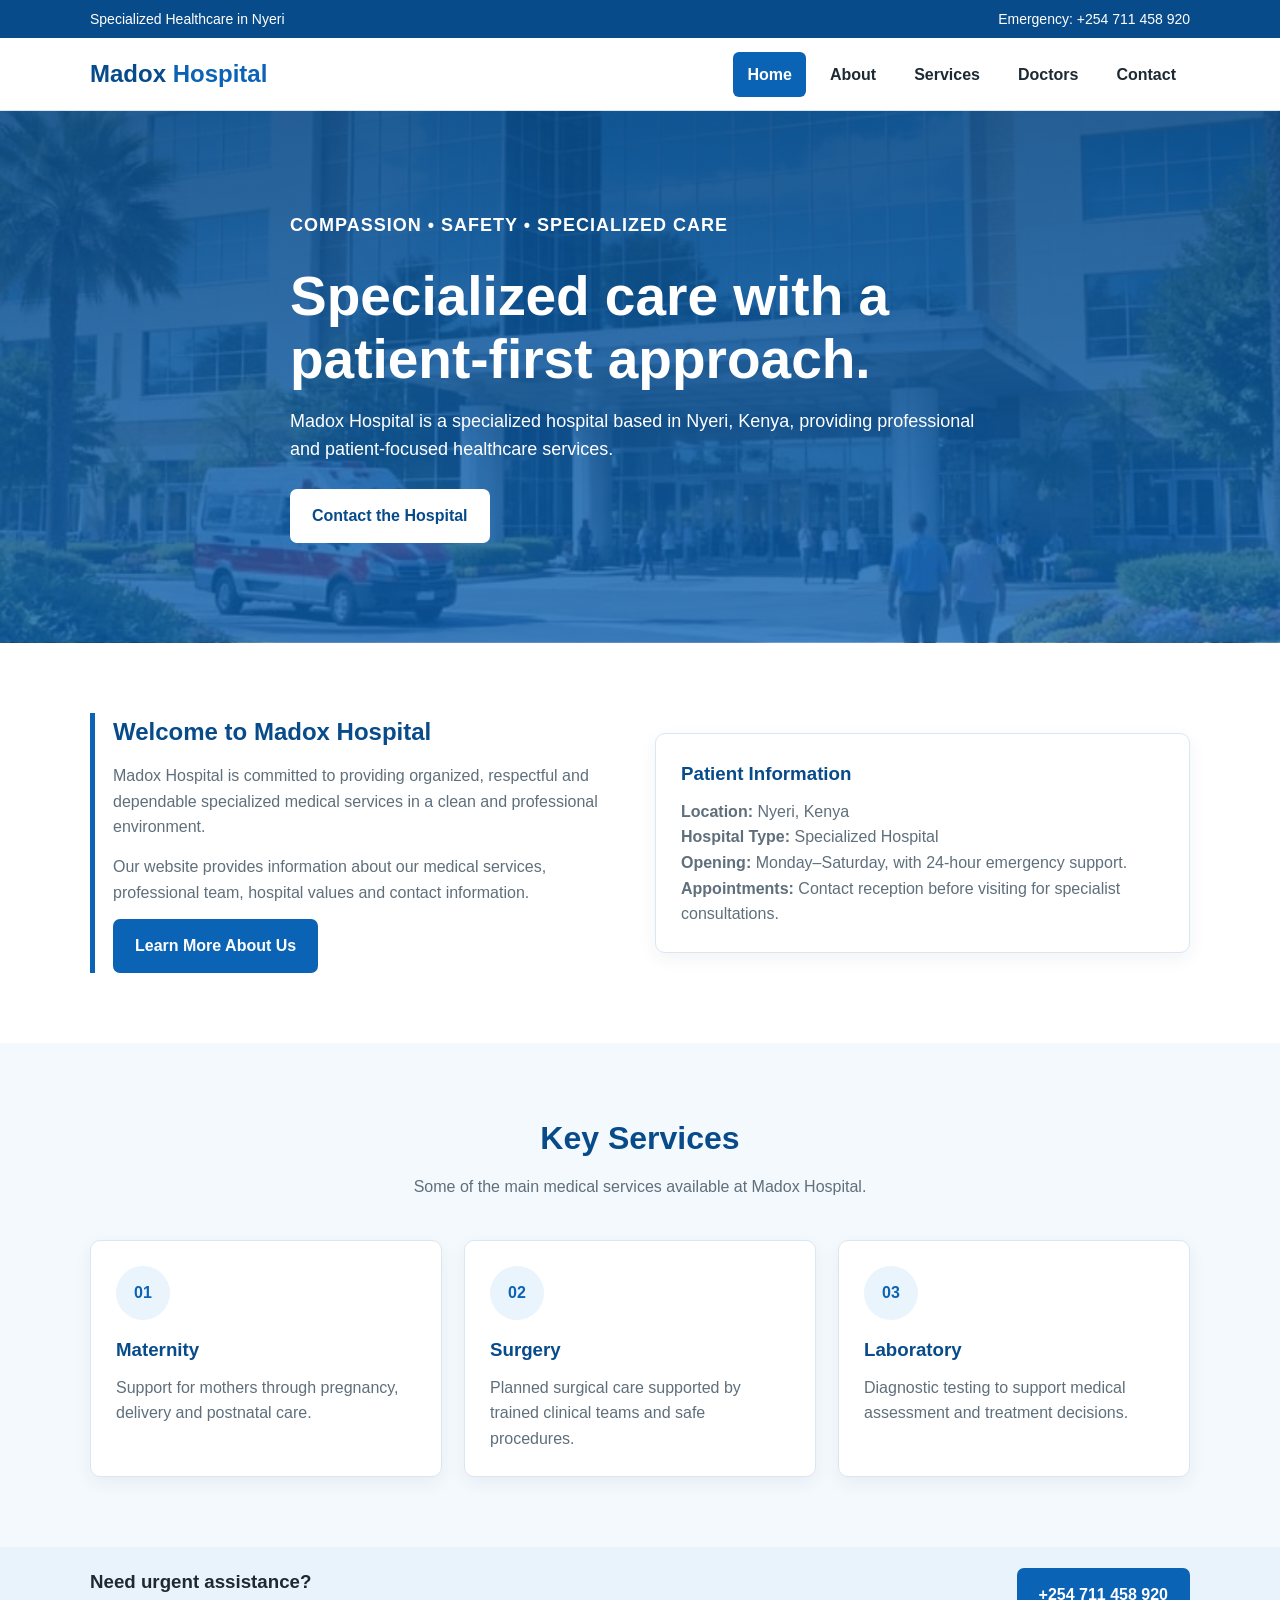
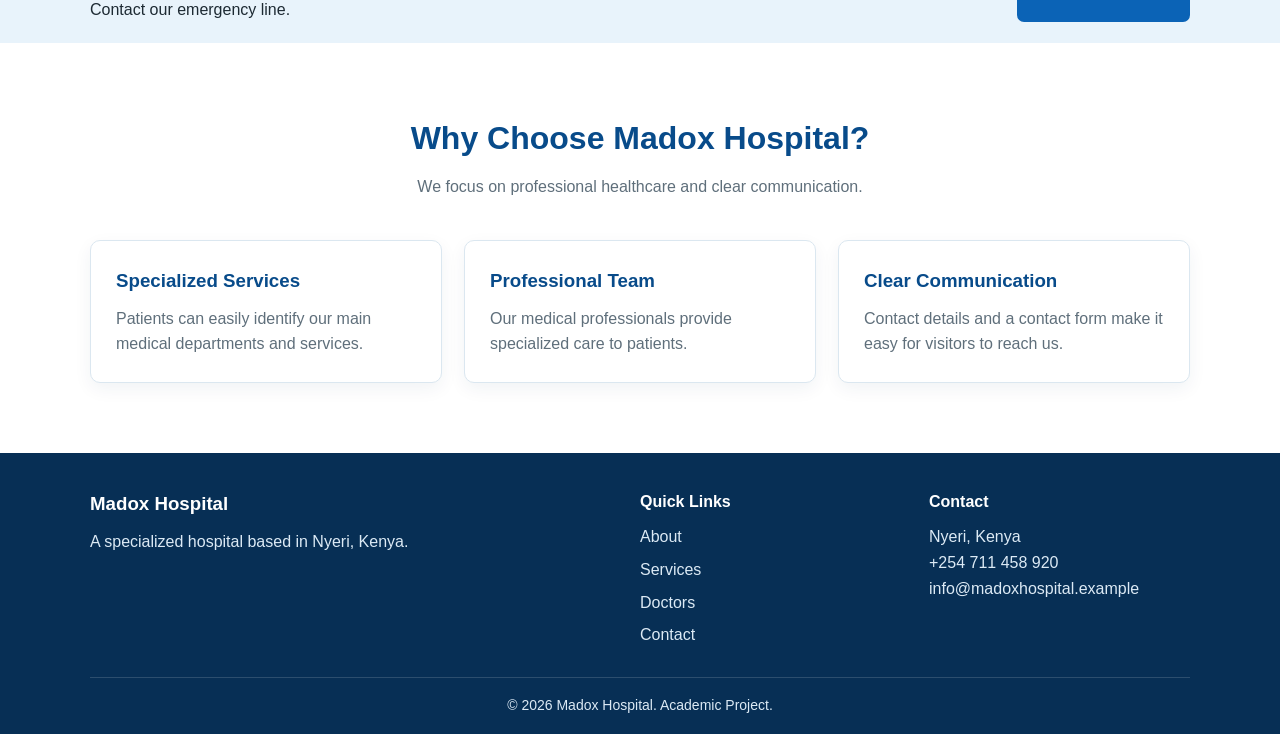
<file: index.html>
<!DOCTYPE html>
<html lang="en">
<head>
    <meta charset="UTF-8">
    <meta name="viewport" content="width=device-width, initial-scale=1.0">

    <title>Madox Hospital | Home</title>

    <!-- External CSS -->
    <link rel="stylesheet" href="CSS/style.css">

    <!-- Internal CSS -->
    <style>
        .welcome-highlight {
            border-left: 5px solid #0b63b6;
            padding-left: 18px;
        }
    </style>
</head>

<body>

    <!-- Top information bar -->
    <div class="topbar">
        <div class="container">
            <span>Specialized Healthcare in Nyeri</span>
            <span>Emergency: +254 711 458 920</span>
        </div>
    </div>

    <!-- Navigation -->
    <header>
        <div class="container navbar">

            <a class="brand" href="index.html">
                Madox <span>Hospital</span>
            </a>

            <nav>
                <ul>
                    <li><a class="active" href="index.html">Home</a></li>
                    <li><a href="about.html">About</a></li>
                    <li><a href="services.html">Services</a></li>
                    <li><a href="doctors.html">Doctors</a></li>
                    <li><a href="contact.html">Contact</a></li>
                </ul>
            </nav>

        </div>
    </header>

    <!-- Hero section -->
    <section class="hero">

        <div class="container hero-content">

            <!-- INLINE CSS -->
            <p style="font-weight: 700; letter-spacing: 1px;">
                COMPASSION • SAFETY • SPECIALIZED CARE
            </p>

            <h1>
                Specialized care with a patient-first approach.
            </h1>

            <p>
                Madox Hospital is a specialized hospital based in
                Nyeri, Kenya, providing professional and patient-focused
                healthcare services.
            </p>

            <a class="btn" href="contact.html">
                Contact the Hospital
            </a>

        </div>

    </section>

    <!-- Welcome section -->
    <section class="section">

        <div class="container grid-2">

            <div class="content-block welcome-highlight">

                <h2>Welcome to Madox Hospital</h2>

                <p>
                    Madox Hospital is committed to providing organized,
                    respectful and dependable specialized medical services
                    in a clean and professional environment.
                </p>

                <p>
                    Our website provides information about our medical
                    services, professional team, hospital values and
                    contact information.
                </p>

                <a class="btn btn-primary" href="about.html">
                    Learn More About Us
                </a>

            </div>

            <div class="card">

                <h3>Patient Information</h3>

                <p>
                    <strong>Location:</strong> Nyeri, Kenya
                </p>

                <p>
                    <strong>Hospital Type:</strong> Specialized Hospital
                </p>

                <p>
                    <strong>Opening:</strong>
                    Monday–Saturday, with 24-hour emergency support.
                </p>

                <p>
                    <strong>Appointments:</strong>
                    Contact reception before visiting for specialist
                    consultations.
                </p>

            </div>

        </div>

    </section>

    <!-- Services section -->
    <section class="section section-light">

        <div class="container">

            <div class="section-title">

                <h2>Key Services</h2>

                <p>
                    Some of the main medical services available at
                    Madox Hospital.
                </p>

            </div>

            <div class="grid-3">

                <article class="card">

                    <div class="icon-box">01</div>

                    <h3>Maternity</h3>

                    <p>
                        Support for mothers through pregnancy,
                        delivery and postnatal care.
                    </p>

                </article>

                <article class="card">

                    <div class="icon-box">02</div>

                    <h3>Surgery</h3>

                    <p>
                        Planned surgical care supported by trained
                        clinical teams and safe procedures.
                    </p>

                </article>

                <article class="card">

                    <div class="icon-box">03</div>

                    <h3>Laboratory</h3>

                    <p>
                        Diagnostic testing to support medical
                        assessment and treatment decisions.
                    </p>

                </article>

            </div>

        </div>

    </section>

    <!-- Emergency section -->
    <section class="emergency-strip">

        <div class="container">

            <div>
                <h3>Need urgent assistance?</h3>

                <p>
                    Contact our emergency line.
                </p>
            </div>

            <a class="btn btn-primary" href="tel:+254711458920">
                +254 711 458 920
            </a>

        </div>

    </section>

    <!-- Why choose us -->
    <section class="section">

        <div class="container">

            <div class="section-title">

                <h2>Why Choose Madox Hospital?</h2>

                <p>
                    We focus on professional healthcare and
                    clear communication.
                </p>

            </div>

            <div class="grid-3">

                <div class="card">

                    <h3>Specialized Services</h3>

                    <p>
                        Patients can easily identify our main
                        medical departments and services.
                    </p>

                </div>

                <div class="card">

                    <h3>Professional Team</h3>

                    <p>
                        Our medical professionals provide
                        specialized care to patients.
                    </p>

                </div>

                <div class="card">

                    <h3>Clear Communication</h3>

                    <p>
                        Contact details and a contact form make
                        it easy for visitors to reach us.
                    </p>

                </div>

            </div>

        </div>

    </section>

    <!-- Footer -->
    <footer>

        <div class="container">

            <div class="footer-grid">

                <div>

                    <h3>Madox Hospital</h3>

                    <p>
                        A specialized hospital based in Nyeri,
                        Kenya.
                    </p>

                </div>

                <div>

                    <h4>Quick Links</h4>

                    <ul>

                        <li>
                            <a href="about.html">About</a>
                        </li>

                        <li>
                            <a href="services.html">Services</a>
                        </li>

                        <li>
                            <a href="doctors.html">Doctors</a>
                        </li>

                        <li>
                            <a href="contact.html">Contact</a>
                        </li>

                    </ul>

                </div>

                <div>

                    <h4>Contact</h4>

                    <p>Nyeri, Kenya</p>

                    <p>+254 711 458 920</p>

                    <p>info@madoxhospital.example</p>

                </div>

            </div>

            <div class="copyright">

                &copy; 2026 Madox Hospital. Academic Project.

            </div>

        </div>

    </footer>

</body>
</html>
</file>
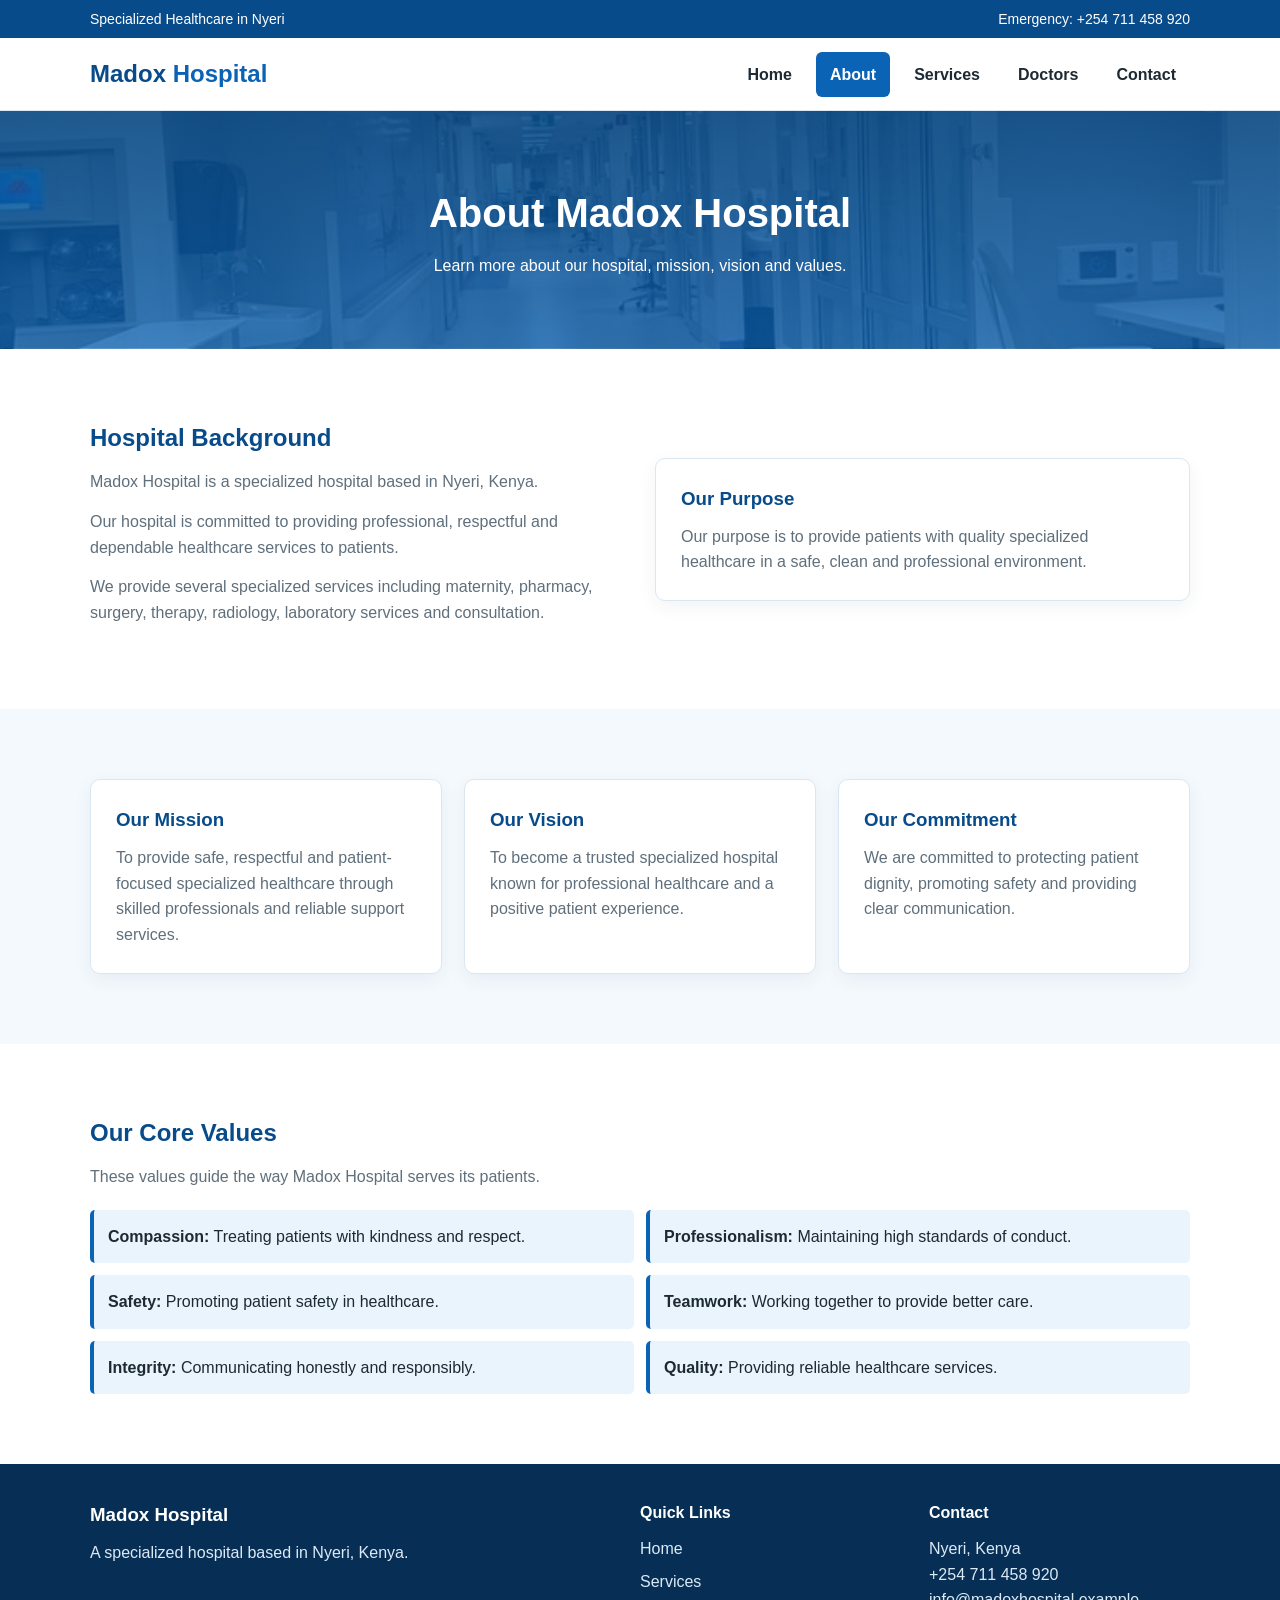
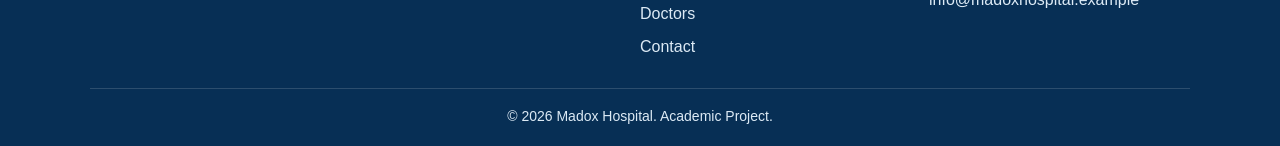
<file: about.html>
<!DOCTYPE html>
<html lang="en">
<head>
    <meta charset="UTF-8">
    <meta name="viewport" content="width=device-width, initial-scale=1.0">

    <title>Madox Hospital | About</title>

    <!-- External CSS -->
    <link rel="stylesheet" href="CSS/style.css">
</head>

<body>

    <!-- Top Bar -->
    <div class="topbar">
        <div class="container">
            <span>Specialized Healthcare in Nyeri</span>
            <span>Emergency: +254 711 458 920</span>
        </div>
    </div>

    <!-- Navigation -->
    <header>
        <div class="container navbar">

            <a class="brand" href="index.html">
                Madox <span>Hospital</span>
            </a>

            <nav>
                <ul>
                    <li><a href="index.html">Home</a></li>
                    <li><a class="active" href="about.html">About</a></li>
                    <li><a href="services.html">Services</a></li>
                    <li><a href="doctors.html">Doctors</a></li>
                    <li><a href="contact.html">Contact</a></li>
                </ul>
            </nav>

        </div>
    </header>

    <!-- Page Banner -->
    <section class="page-banner">

        <div class="container">

            <h1>About Madox Hospital</h1>

            <p>
                Learn more about our hospital, mission,
                vision and values.
            </p>

        </div>

    </section>

    <!-- Background -->
    <section class="section">

        <div class="container grid-2">

            <div class="content-block">

                <h2>Hospital Background</h2>

                <p>
                    Madox Hospital is a specialized hospital
                    based in Nyeri, Kenya.
                </p>

                <p>
                    Our hospital is committed to providing
                    professional, respectful and dependable
                    healthcare services to patients.
                </p>

                <p>
                    We provide several specialized services
                    including maternity, pharmacy, surgery,
                    therapy, radiology, laboratory services
                    and consultation.
                </p>

            </div>

            <div class="card">

                <h3>Our Purpose</h3>

                <p>
                    Our purpose is to provide patients with
                    quality specialized healthcare in a safe,
                    clean and professional environment.
                </p>

            </div>

        </div>

    </section>

    <!-- Mission Vision -->
    <section class="section section-light">

        <div class="container">

            <div class="grid-3">

                <div class="card">

                    <h3>Our Mission</h3>

                    <p>
                        To provide safe, respectful and
                        patient-focused specialized healthcare
                        through skilled professionals and
                        reliable support services.
                    </p>

                </div>

                <div class="card">

                    <h3>Our Vision</h3>

                    <p>
                        To become a trusted specialized
                        hospital known for professional
                        healthcare and a positive patient
                        experience.
                    </p>

                </div>

                <div class="card">

                    <h3>Our Commitment</h3>

                    <p>
                        We are committed to protecting patient
                        dignity, promoting safety and providing
                        clear communication.
                    </p>

                </div>

            </div>

        </div>

    </section>

    <!-- Values -->
    <section class="section">

        <div class="container content-block">

            <h2>Our Core Values</h2>

            <p>
                These values guide the way Madox Hospital
                serves its patients.
            </p>

            <ul class="values-list">

                <li>
                    <strong>Compassion:</strong>
                    Treating patients with kindness and respect.
                </li>

                <li>
                    <strong>Professionalism:</strong>
                    Maintaining high standards of conduct.
                </li>

                <li>
                    <strong>Safety:</strong>
                    Promoting patient safety in healthcare.
                </li>

                <li>
                    <strong>Teamwork:</strong>
                    Working together to provide better care.
                </li>

                <li>
                    <strong>Integrity:</strong>
                    Communicating honestly and responsibly.
                </li>

                <li>
                    <strong>Quality:</strong>
                    Providing reliable healthcare services.
                </li>

            </ul>

        </div>

    </section>

    <!-- Footer -->
    <footer>

        <div class="container">

            <div class="footer-grid">

                <div>

                    <h3>Madox Hospital</h3>

                    <p>
                        A specialized hospital based in
                        Nyeri, Kenya.
                    </p>

                </div>

                <div>

                    <h4>Quick Links</h4>

                    <ul>

                        <li>
                            <a href="index.html">Home</a>
                        </li>

                        <li>
                            <a href="services.html">Services</a>
                        </li>

                        <li>
                            <a href="doctors.html">Doctors</a>
                        </li>

                        <li>
                            <a href="contact.html">Contact</a>
                        </li>

                    </ul>

                </div>

                <div>

                    <h4>Contact</h4>

                    <p>Nyeri, Kenya</p>

                    <p>+254 711 458 920</p>

                    <p>info@madoxhospital.example</p>

                </div>

            </div>

            <div class="copyright">
                &copy; 2026 Madox Hospital. Academic Project.
            </div>

        </div>

    </footer>

</body>
</html>
</file>
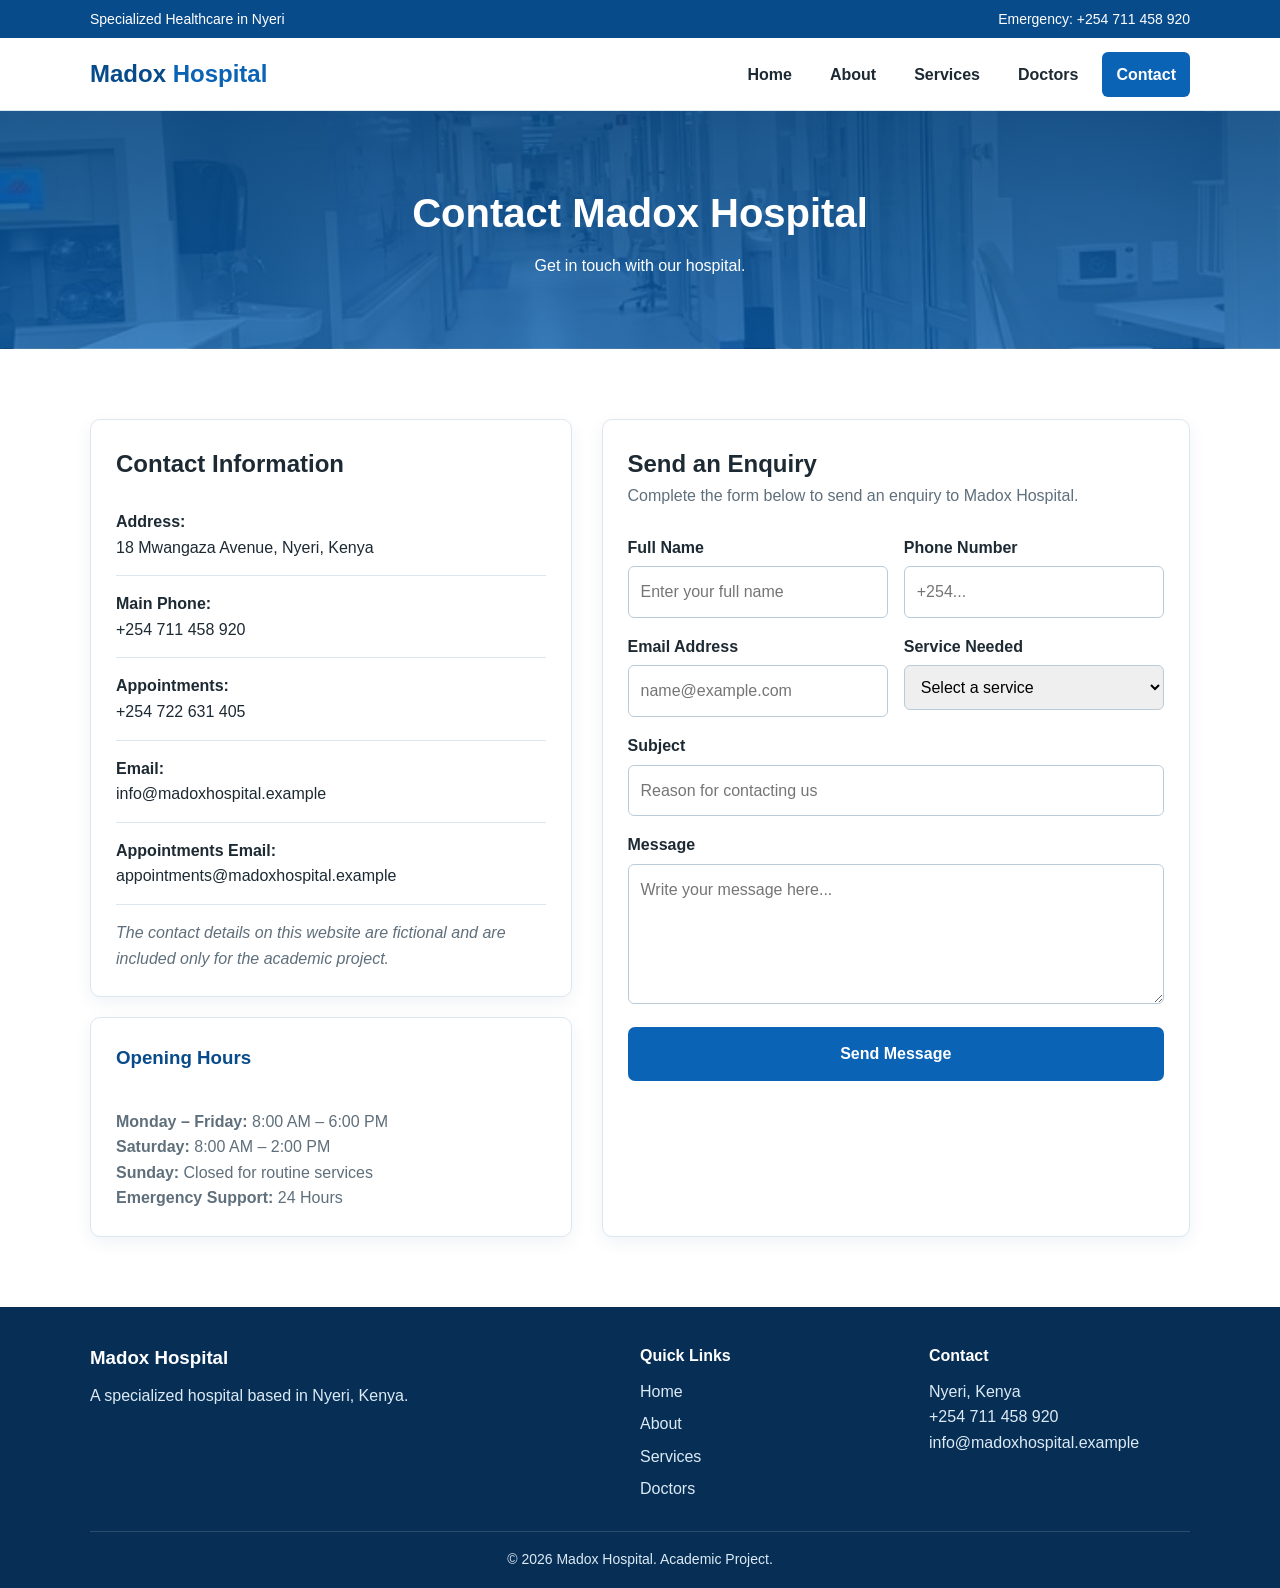
<file: contact.html>
<!DOCTYPE html>
<html lang="en">
<head>

    <meta charset="UTF-8">

    <meta name="viewport"
          content="width=device-width, initial-scale=1.0">

    <title>Madox Hospital | Contact</title>

    <!-- External CSS -->
    <link rel="stylesheet" href="CSS/style.css">

</head>

<body>

    <!-- Top Bar -->
    <div class="topbar">

        <div class="container">

            <span>
                Specialized Healthcare in Nyeri
            </span>

            <span>
                Emergency: +254 711 458 920
            </span>

        </div>

    </div>


    <!-- Navigation -->
    <header>

        <div class="container navbar">

            <a class="brand" href="index.html">
                Madox <span>Hospital</span>
            </a>

            <nav>

                <ul>

                    <li>
                        <a href="index.html">Home</a>
                    </li>

                    <li>
                        <a href="about.html">About</a>
                    </li>

                    <li>
                        <a href="services.html">Services</a>
                    </li>

                    <li>
                        <a href="doctors.html">Doctors</a>
                    </li>

                    <li>
                        <a class="active" href="contact.html">
                            Contact
                        </a>
                    </li>

                </ul>

            </nav>

        </div>

    </header>


    <!-- Page Banner -->
    <section class="page-banner">

        <div class="container">

            <h1>Contact Madox Hospital</h1>

            <p>
                Get in touch with our hospital.
            </p>

        </div>

    </section>


    <!-- Contact Information -->
    <section class="section">

        <div class="container contact-grid">


            <!-- Left Side -->
            <div>

                <div class="card">

                    <h2>Contact Information</h2>

                    <br>

                    <ul class="contact-list">

                        <li>

                            <strong>Address:</strong>

                            <br>

                            18 Mwangaza Avenue,
                            Nyeri, Kenya

                        </li>


                        <li>

                            <strong>Main Phone:</strong>

                            <br>

                            +254 711 458 920

                        </li>


                        <li>

                            <strong>Appointments:</strong>

                            <br>

                            +254 722 631 405

                        </li>


                        <li>

                            <strong>Email:</strong>

                            <br>

                            info@madoxhospital.example

                        </li>


                        <li>

                            <strong>Appointments Email:</strong>

                            <br>

                            appointments@madoxhospital.example

                        </li>

                    </ul>

                    <p>

                        <em>
                            The contact details on this website
                            are fictional and are included only
                            for the academic project.
                        </em>

                    </p>

                </div>


                <!-- Opening Hours -->

                <div class="card" style="margin-top: 20px;">

                    <h3>Opening Hours</h3>

                    <br>

                    <p>
                        <strong>
                            Monday – Friday:
                        </strong>

                        8:00 AM – 6:00 PM
                    </p>

                    <p>
                        <strong>
                            Saturday:
                        </strong>

                        8:00 AM – 2:00 PM
                    </p>

                    <p>
                        <strong>
                            Sunday:
                        </strong>

                        Closed for routine services
                    </p>

                    <p>
                        <strong>
                            Emergency Support:
                        </strong>

                        24 Hours
                    </p>

                </div>

            </div>


            <!-- Right Side: Form -->

            <div class="card">

                <h2>Send an Enquiry</h2>

                <p>

                    Complete the form below to send
                    an enquiry to Madox Hospital.

                </p>

                <br>


                <form action="#" method="post">


                    <!-- Name and Phone -->

                    <div class="form-row">

                        <div>

                            <label for="name">
                                Full Name
                            </label>

                            <input
                                type="text"
                                id="name"
                                name="name"
                                placeholder="Enter your full name"
                                required
                            >

                        </div>


                        <div>

                            <label for="phone">
                                Phone Number
                            </label>

                            <input
                                type="tel"
                                id="phone"
                                name="phone"
                                placeholder="+254..."
                                required
                            >

                        </div>

                    </div>


                    <!-- Email and Service -->

                    <div class="form-row">

                        <div>

                            <label for="email">
                                Email Address
                            </label>

                            <input
                                type="email"
                                id="email"
                                name="email"
                                placeholder="name@example.com"
                                required
                            >

                        </div>


                        <div>

                            <label for="service">
                                Service Needed
                            </label>

                            <select
                                id="service"
                                name="service"
                                required
                            >

                                <option value="">
                                    Select a service
                                </option>

                                <option>
                                    Maternity
                                </option>

                                <option>
                                    Pharmacy
                                </option>

                                <option>
                                    Surgery
                                </option>

                                <option>
                                    Therapy
                                </option>

                                <option>
                                    Radiology
                                </option>

                                <option>
                                    Laboratory Services
                                </option>

                                <option>
                                    Consultation
                                </option>

                            </select>

                        </div>

                    </div>


                    <!-- Subject -->

                    <div>

                        <label for="subject">
                            Subject
                        </label>

                        <input
                            type="text"
                            id="subject"
                            name="subject"
                            placeholder="Reason for contacting us"
                            required
                        >

                    </div>


                    <!-- Message -->

                    <div>

                        <label for="message">
                            Message
                        </label>

                        <textarea
                            id="message"
                            name="message"
                            placeholder="Write your message here..."
                            required
                        ></textarea>

                    </div>


                    <!-- Submit -->

                    <button
                        class="btn btn-primary"
                        type="submit"
                    >
                        Send Message
                    </button>

                </form>

            </div>

        </div>

    </section>


    <!-- Footer -->
    <footer>

        <div class="container">

            <div class="footer-grid">

                <div>

                    <h3>Madox Hospital</h3>

                    <p>
                        A specialized hospital based in
                        Nyeri, Kenya.
                    </p>

                </div>


                <div>

                    <h4>Quick Links</h4>

                    <ul>

                        <li>
                            <a href="index.html">
                                Home
                            </a>
                        </li>

                        <li>
                            <a href="about.html">
                                About
                            </a>
                        </li>

                        <li>
                            <a href="services.html">
                                Services
                            </a>
                        </li>

                        <li>
                            <a href="doctors.html">
                                Doctors
                            </a>
                        </li>

                    </ul>

                </div>


                <div>

                    <h4>Contact</h4>

                    <p>
                        Nyeri, Kenya
                    </p>

                    <p>
                        +254 711 458 920
                    </p>

                    <p>
                        info@madoxhospital.example
                    </p>

                </div>

            </div>


            <div class="copyright">

                &copy; 2026 Madox Hospital.
                Academic Project.

            </div>

        </div>

    </footer>

</body>
</html>
</file>
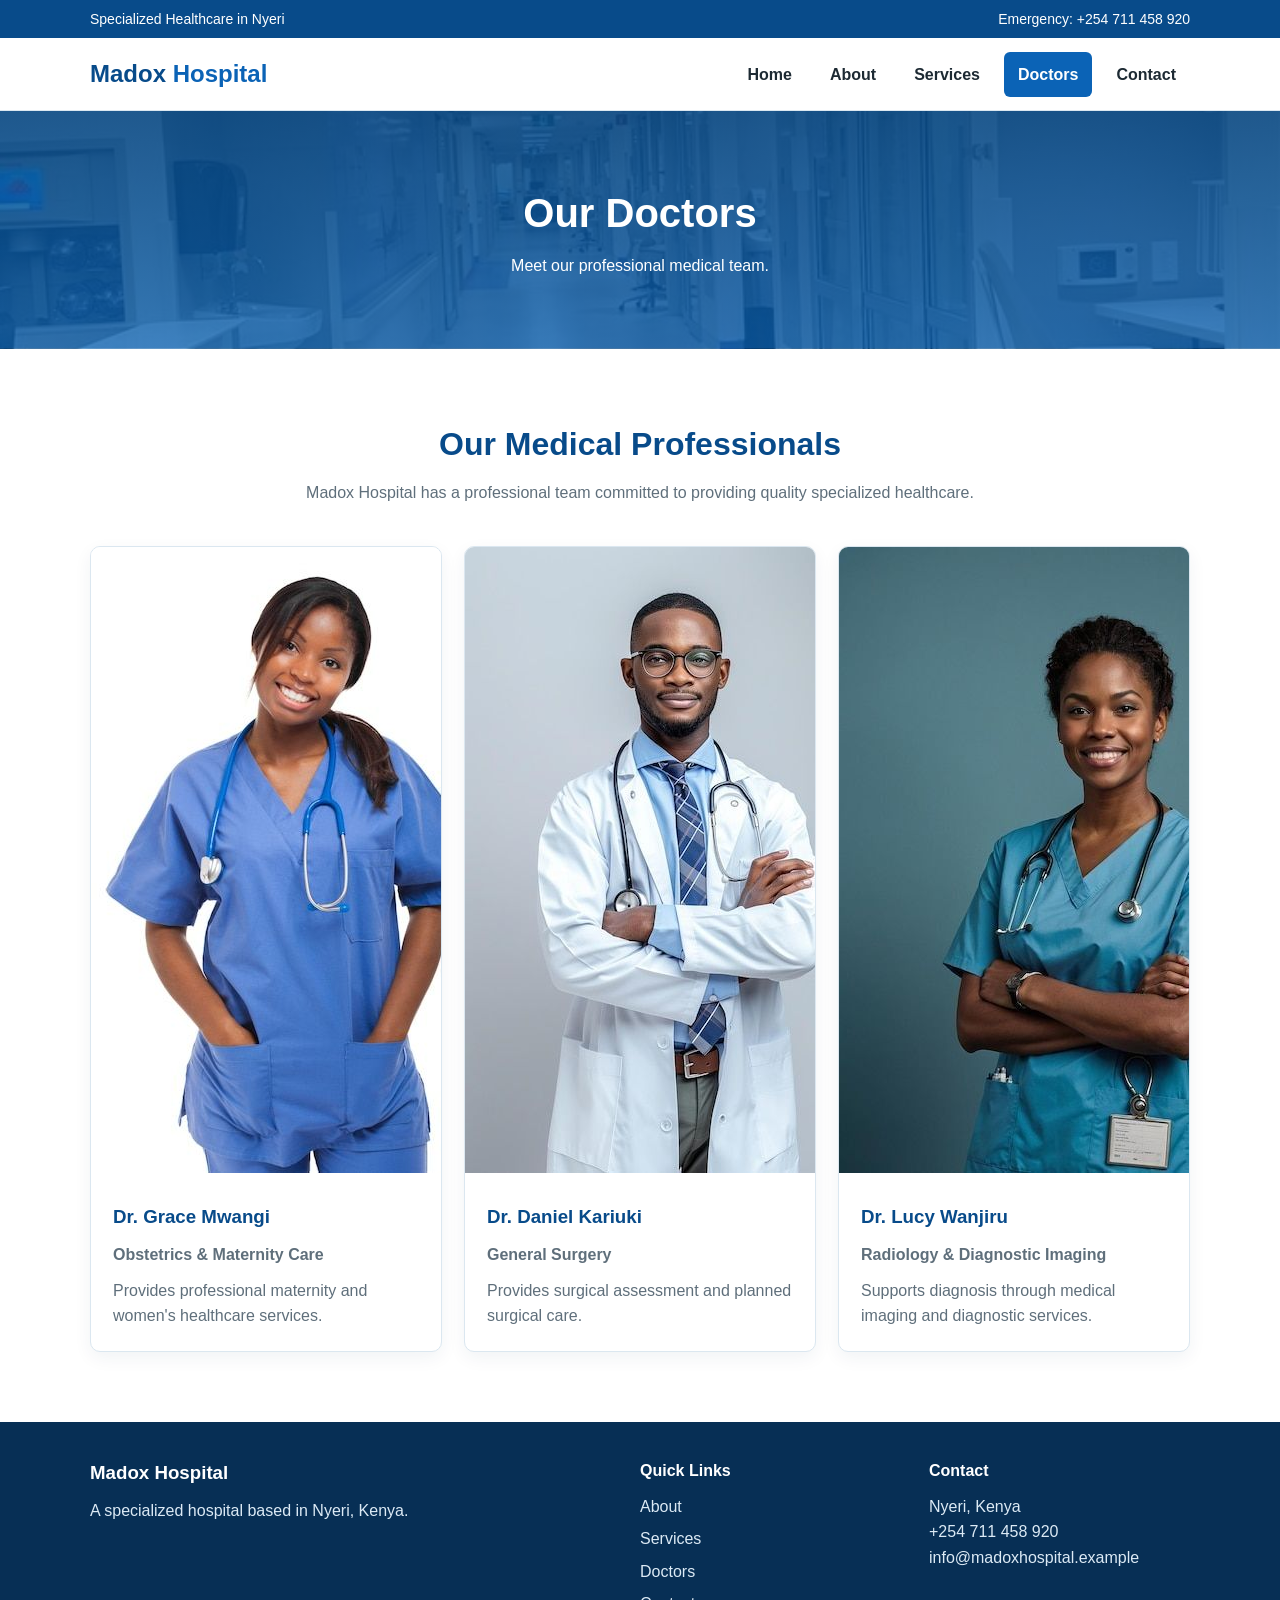
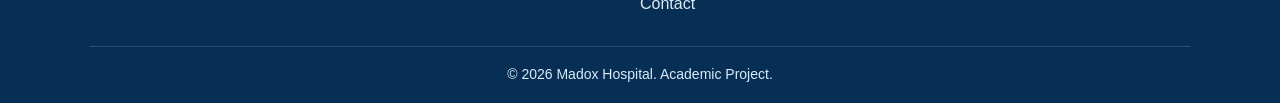
<file: doctors.html>
<!DOCTYPE html>
<html lang="en">
<head>
    <meta charset="UTF-8">
    <meta name="viewport" content="width=device-width, initial-scale=1.0">

    <title>Madox Hospital | Doctors</title>

    <link rel="stylesheet" href="CSS/style.css">
</head>

<body>

    <!-- Top information bar -->
    <div class="topbar">
        <div class="container">
            <span>Specialized Healthcare in Nyeri</span>
            <span>Emergency: +254 711 458 920</span>
        </div>
    </div>

    <!-- Navigation -->
    <header>
        <div class="container navbar">

            <a class="brand" href="index.html">
                Madox <span>Hospital</span>
            </a>

            <nav>
                <ul>
                    <li><a href="index.html">Home</a></li>
                    <li><a href="about.html">About</a></li>
                    <li><a href="services.html">Services</a></li>
                    <li><a class="active" href="doctors.html">Doctors</a></li>
                    <li><a href="contact.html">Contact</a></li>
                </ul>
            </nav>

        </div>
    </header>

    <!-- Page Banner -->
    <section class="page-banner">
        <div class="container">
            <h1>Our Doctors</h1>
            <p>Meet our professional medical team.</p>
        </div>
    </section>

    <!-- Doctors -->
    <section class="section">

        <div class="container">

            <div class="section-title">
                <h2>Our Medical Professionals</h2>

                <p>
                    Madox Hospital has a professional team committed
                    to providing quality specialized healthcare.
                </p>
            </div>

            <div class="grid-3">

                <!-- Doctor 1 -->
                <article class="card doctor-card">

                    <img
                        src="images/DR. GRACE MWANGI.jpg"
                        alt="Dr. Grace Mwangi"
                        class="doctor-image"
                    >

                    <div class="doctor-info">

                        <h3>Dr. Grace Mwangi</h3>

                        <p class="specialty">
                            Obstetrics & Maternity Care
                        </p>

                        <p>
                            Provides professional maternity and
                            women's healthcare services.
                        </p>

                    </div>

                </article>


                <!-- Doctor 2 -->
                <article class="card doctor-card">

                    <img
                        src="images/DR Daniel Kariuki.jpg"
                        alt="Dr. Daniel Kariuki"
                        class="doctor-image"
                    >

                    <div class="doctor-info">

                        <h3>Dr. Daniel Kariuki</h3>

                        <p class="specialty">
                            General Surgery
                        </p>

                        <p>
                            Provides surgical assessment and
                            planned surgical care.
                        </p>

                    </div>

                </article>


                <!-- Doctor 3 -->
                <article class="card doctor-card">

                    <img
                        src="images/DR lucy wanjiru (2).jpg
                        "
                        alt="Dr. Lucy Wanjiru"
                        class="doctor-image"
                    >

                    <div class="doctor-info">

                        <h3>Dr. Lucy Wanjiru</h3>

                        <p class="specialty">
                            Radiology & Diagnostic Imaging
                        </p>

                        <p>
                            Supports diagnosis through medical
                            imaging and diagnostic services.
                        </p>

                    </div>

                </article>

            </div>

        </div>

    </section>

    <!-- Footer -->
    <footer>

        <div class="container">

            <div class="footer-grid">

                <div>
                    <h3>Madox Hospital</h3>

                    <p>
                        A specialized hospital based in Nyeri,
                        Kenya.
                    </p>
                </div>

                <div>
                    <h4>Quick Links</h4>

                    <ul>
                        <li><a href="about.html">About</a></li>
                        <li><a href="services.html">Services</a></li>
                        <li><a href="doctors.html">Doctors</a></li>
                        <li><a href="contact.html">Contact</a></li>
                    </ul>
                </div>

                <div>
                    <h4>Contact</h4>

                    <p>Nyeri, Kenya</p>
                    <p>+254 711 458 920</p>
                    <p>info@madoxhospital.example</p>
                </div>

            </div>

            <div class="copyright">
                &copy; 2026 Madox Hospital. Academic Project.
            </div>

        </div>

    </footer>

</body>
</html>
</file>
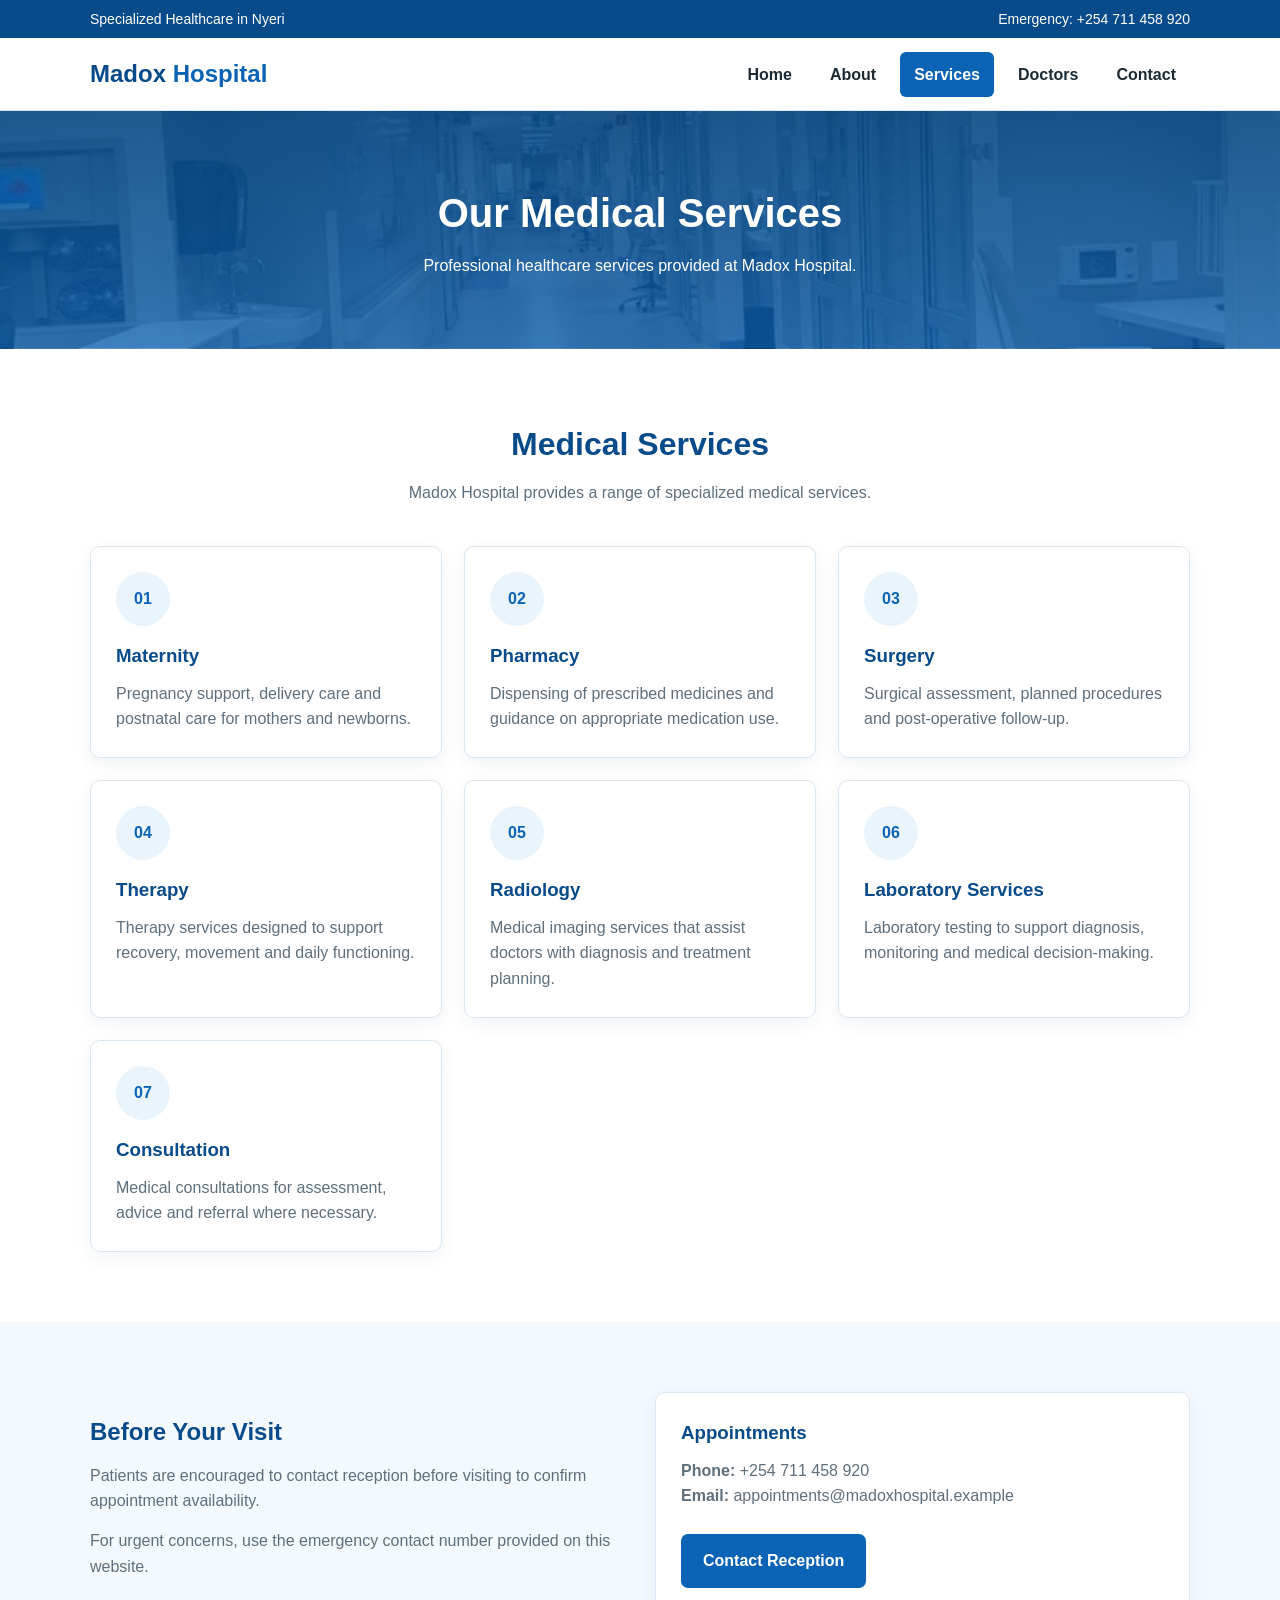
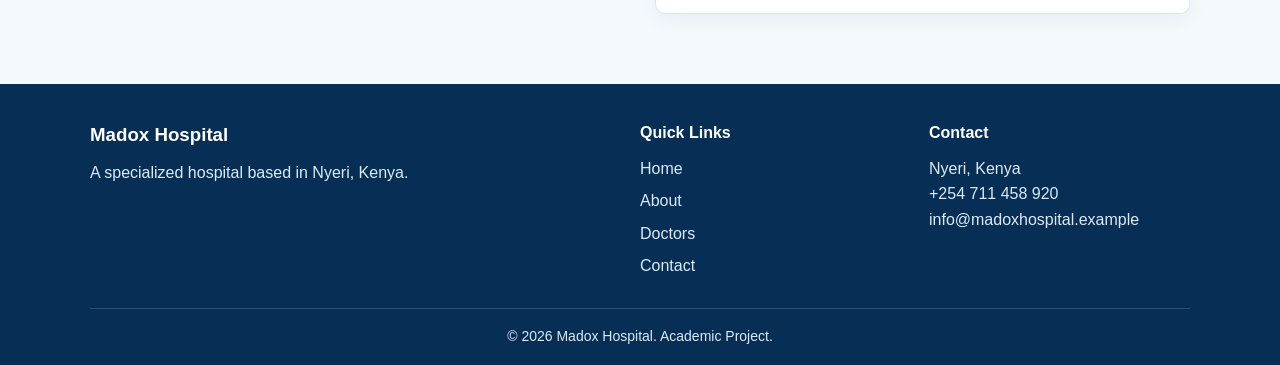
<file: services.html>
<!DOCTYPE html>
<html lang="en">
<head>
    <meta charset="UTF-8">
    <meta name="viewport" content="width=device-width, initial-scale=1.0">

    <title>Madox Hospital | Services</title>

    <!-- External CSS -->
    <link rel="stylesheet" href="CSS/style.css">
</head>

<body>

    <!-- Top Bar -->
    <div class="topbar">
        <div class="container">
            <span>Specialized Healthcare in Nyeri</span>
            <span>Emergency: +254 711 458 920</span>
        </div>
    </div>

    <!-- Navigation -->
    <header>

        <div class="container navbar">

            <a class="brand" href="index.html">
                Madox <span>Hospital</span>
            </a>

            <nav>
                <ul>
                    <li><a href="index.html">Home</a></li>
                    <li><a href="about.html">About</a></li>
                    <li><a class="active" href="services.html">Services</a></li>
                    <li><a href="doctors.html">Doctors</a></li>
                    <li><a href="contact.html">Contact</a></li>
                </ul>
            </nav>

        </div>

    </header>

    <!-- Page Banner -->
    <section class="page-banner">

        <div class="container">

            <h1>Our Medical Services</h1>

            <p>
                Professional healthcare services provided
                at Madox Hospital.
            </p>

        </div>

    </section>

    <!-- Services -->
    <section class="section">

        <div class="container">

            <div class="section-title">

                <h2>Medical Services</h2>

                <p>
                    Madox Hospital provides a range of
                    specialized medical services.
                </p>

            </div>

            <div class="grid-3">

                <!-- Service 1 -->
                <article class="card">

                    <div class="icon-box">01</div>

                    <h3>Maternity</h3>

                    <p>
                        Pregnancy support, delivery care
                        and postnatal care for mothers and
                        newborns.
                    </p>

                </article>

                <!-- Service 2 -->
                <article class="card">

                    <div class="icon-box">02</div>

                    <h3>Pharmacy</h3>

                    <p>
                        Dispensing of prescribed medicines
                        and guidance on appropriate
                        medication use.
                    </p>

                </article>

                <!-- Service 3 -->
                <article class="card">

                    <div class="icon-box">03</div>

                    <h3>Surgery</h3>

                    <p>
                        Surgical assessment, planned
                        procedures and post-operative
                        follow-up.
                    </p>

                </article>

                <!-- Service 4 -->
                <article class="card">

                    <div class="icon-box">04</div>

                    <h3>Therapy</h3>

                    <p>
                        Therapy services designed to support
                        recovery, movement and daily
                        functioning.
                    </p>

                </article>

                <!-- Service 5 -->
                <article class="card">

                    <div class="icon-box">05</div>

                    <h3>Radiology</h3>

                    <p>
                        Medical imaging services that assist
                        doctors with diagnosis and treatment
                        planning.
                    </p>

                </article>

                <!-- Service 6 -->
                <article class="card">

                    <div class="icon-box">06</div>

                    <h3>Laboratory Services</h3>

                    <p>
                        Laboratory testing to support
                        diagnosis, monitoring and medical
                        decision-making.
                    </p>

                </article>

                <!-- Service 7 -->
                <article class="card">

                    <div class="icon-box">07</div>

                    <h3>Consultation</h3>

                    <p>
                        Medical consultations for assessment,
                        advice and referral where necessary.
                    </p>

                </article>

            </div>

        </div>

    </section>

    <!-- Appointment Section -->
    <section class="section section-light">

        <div class="container grid-2">

            <div class="content-block">

                <h2>Before Your Visit</h2>

                <p>
                    Patients are encouraged to contact
                    reception before visiting to confirm
                    appointment availability.
                </p>

                <p>
                    For urgent concerns, use the emergency
                    contact number provided on this website.
                </p>

            </div>

            <div class="card">

                <h3>Appointments</h3>

                <p>
                    <strong>Phone:</strong>
                    +254 711 458 920
                </p>

                <p>
                    <strong>Email:</strong>
                    appointments@madoxhospital.example
                </p>

                <br>

                <a class="btn btn-primary" href="contact.html">
                    Contact Reception
                </a>

            </div>

        </div>

    </section>

    <!-- Footer -->
    <footer>

        <div class="container">

            <div class="footer-grid">

                <div>

                    <h3>Madox Hospital</h3>

                    <p>
                        A specialized hospital based in
                        Nyeri, Kenya.
                    </p>

                </div>

                <div>

                    <h4>Quick Links</h4>

                    <ul>

                        <li>
                            <a href="index.html">Home</a>
                        </li>

                        <li>
                            <a href="about.html">About</a>
                        </li>

                        <li>
                            <a href="doctors.html">Doctors</a>
                        </li>

                        <li>
                            <a href="contact.html">Contact</a>
                        </li>

                    </ul>

                </div>

                <div>

                    <h4>Contact</h4>

                    <p>Nyeri, Kenya</p>

                    <p>+254 711 458 920</p>

                    <p>info@madoxhospital.example</p>

                </div>

            </div>

            <div class="copyright">
                &copy; 2026 Madox Hospital. Academic Project.
            </div>

        </div>

    </footer>

</body>
</html>
</file>
<file: CSS/style.css>
/* =========================
   GENERAL STYLES
   ========================= */

* {
    box-sizing: border-box;
    margin: 0;
    padding: 0;
}

html {
    scroll-behavior: smooth;
}

body {
    font-family: Arial, Helvetica, sans-serif;
    color: #1d2a33;
    background: white;
    line-height: 1.6;
}

a {
    text-decoration: none;
    color: inherit;
}

.container {
    width: 92%;
    max-width: 1100px;
    margin: auto;
}


/* =========================
   TOP BAR
   ========================= */

.topbar {
    background: #084b8a;
    color: white;
    font-size: 14px;
    padding: 8px 0;
}

.topbar .container {
    display: flex;
    justify-content: space-between;
    gap: 15px;
}


/* =========================
   NAVIGATION
   ========================= */

header {
    background: white;
    border-bottom: 1px solid #dbe7f0;
    position: sticky;
    top: 0;
    z-index: 100;
}

.navbar {
    min-height: 72px;
    display: flex;
    align-items: center;
    justify-content: space-between;
    gap: 20px;
}

.brand {
    color: #084b8a;
    font-size: 24px;
    font-weight: bold;
}

.brand span {
    color: #0b63b6;
}

nav ul {
    list-style: none;
    display: flex;
    gap: 10px;
}

nav a {
    display: block;
    padding: 10px 14px;
    border-radius: 6px;
    font-weight: bold;
}

nav a:hover,
nav a.active {
    background: #0b63b6;
    color: white;
}


/* =========================
   HERO
   ========================= */

.hero {
    background:
        linear-gradient(
            rgba(8, 75, 138, 0.88),
            rgba(11, 99, 182, 0.78)
        ),
        url("../images/madox\ hospital.jpg");

    background-size: cover;
    background-position: center;

    color: white;
    padding: 100px 0;
}

.hero-content {
    max-width: 700px;
}

.hero h1 {
    font-size: 55px;
    line-height: 1.15;
    margin: 15px 0;
}

.hero p {
    font-size: 18px;
    margin-bottom: 25px;
}


/* =========================
   BUTTONS
   ========================= */

.btn {
    display: inline-block;
    background: white;
    color: #084b8a;
    padding: 12px 20px;
    border-radius: 7px;
    font-weight: bold;
    border: 2px solid white;
}

.btn:hover {
    background: transparent;
    color: white;
}

.btn-primary {
    background: #0b63b6;
    color: white;
    border-color: #0b63b6;
}

.btn-primary:hover {
    background: #084b8a;
    border-color: #084b8a;
}


/* =========================
   SECTIONS
   ========================= */

.section {
    padding: 70px 0;
}

.section-light {
    background: #f4f9fd;
}

.section-title {
    text-align: center;
    margin-bottom: 40px;
}

.section-title h2 {
    color: #084b8a;
    font-size: 32px;
    margin-bottom: 10px;
}

.section-title p {
    color: #5f6f7b;
}


/* =========================
   GRIDS
   ========================= */

.grid-2 {
    display: grid;
    grid-template-columns: 1fr 1fr;
    gap: 30px;
    align-items: center;
}

.grid-3 {
    display: grid;
    grid-template-columns: repeat(3, 1fr);
    gap: 22px;
}


/* =========================
   CARDS
   ========================= */

.card {
    background: white;
    border: 1px solid #dbe7f0;
    border-radius: 10px;
    padding: 25px;
    box-shadow: 0 6px 18px rgba(18, 56, 83, 0.06);
}

.card h3 {
    color: #084b8a;
    margin-bottom: 10px;
}

.card p {
    color: #5f6f7b;
}

.icon-box {
    width: 54px;
    height: 54px;
    border-radius: 50%;
    background: #eaf4fc;
    color: #0b63b6;

    display: flex;
    align-items: center;
    justify-content: center;

    font-weight: bold;
    margin-bottom: 15px;
}


/* =========================
   PAGE BANNER
   ========================= */

.page-banner {
    background:
        linear-gradient(
            rgba(8, 75, 138, 0.88),
            rgba(11, 99, 182, 0.78)
        ),
        url("../images/corridor.jpg");

    background-size: cover;
    background-position: center;

    color: white;
    padding: 70px 0;
    text-align: center;
}

.page-banner h1 {
    font-size: 40px;
    margin-bottom: 8px;
}


/* =========================
   CONTENT
   ========================= */

.content-block h2 {
    color: #084b8a;
    margin-bottom: 12px;
}

.content-block p {
    color: #5f6f7b;
    margin-bottom: 14px;
}


/* =========================
   VALUES
   ========================= */

.values-list {
    list-style: none;

    display: grid;
    grid-template-columns: repeat(2, 1fr);

    gap: 12px;
    margin-top: 20px;
}

.values-list li {
    background: #eaf4fc;
    padding: 14px;
    border-left: 4px solid #0b63b6;
    border-radius: 5px;
}


/* =========================
   DOCTORS
   ========================= */

.doctor-card {
    overflow: hidden;
    padding: 0;
}

.doctor-photo {
    height: 230px;
    background: #dbeaf6;

    display: flex;
    align-items: center;
    justify-content: center;

    color: #084b8a;
    font-weight: bold;
    text-align: center;
    padding: 20px;
}

.doctor-info {
    padding: 22px;
}

.specialty {
    color: #0b63b6;
    font-weight: bold;
    margin-bottom: 10px;
}


/* =========================
   CONTACT
   ========================= */

.contact-grid {
    display: grid;
    grid-template-columns: 0.9fr 1.1fr;
    gap: 30px;
}

.contact-list {
    list-style: none;
}

.contact-list li {
    margin-bottom: 15px;
    padding-bottom: 15px;
    border-bottom: 1px solid #dbe7f0;
}

form {
    display: grid;
    gap: 16px;
}

.form-row {
    display: grid;
    grid-template-columns: 1fr 1fr;
    gap: 16px;
}

label {
    display: block;
    font-weight: bold;
    margin-bottom: 6px;
}

input,
select,
textarea {
    width: 100%;
    padding: 12px;

    border: 1px solid #b9cbd9;
    border-radius: 6px;

    font: inherit;
}

textarea {
    min-height: 140px;
    resize: vertical;
}

button {
    cursor: pointer;
    font: inherit;
}


/* =========================
   EMERGENCY
   ========================= */

.emergency-strip {
    background: #e8f3fb;
    padding: 20px 0;
}

.emergency-strip .container {
    display: flex;
    justify-content: space-between;
    align-items: center;
    gap: 18px;
}


/* =========================
   FOOTER
   ========================= */

footer {
    background: #072f55;
    color: #dceaf5;
    padding: 36px 0 18px;
}

.footer-grid {
    display: grid;
    grid-template-columns: 2fr 1fr 1fr;
    gap: 28px;
    margin-bottom: 22px;
}

footer h3,
footer h4 {
    color: white;
    margin-bottom: 10px;
}

footer ul {
    list-style: none;
}

footer li {
    margin-bottom: 7px;
}

footer a:hover {
    text-decoration: underline;
}

.copyright {
    border-top: 1px solid rgba(255,255,255,0.15);
    padding-top: 16px;
    text-align: center;
    font-size: 14px;
}


/* =========================
   RESPONSIVE DESIGN
   ========================= */

@media (max-width: 800px) {

    .navbar {
        flex-direction: column;
        padding: 18px 0;
    }

    nav ul {
        justify-content: center;
        flex-wrap: wrap;
    }

    .grid-2,
    .grid-3,
    .contact-grid,
    .footer-grid {
        grid-template-columns: 1fr;
    }

    .form-row {
        grid-template-columns: 1fr;
    }

    .values-list {
        grid-template-columns: 1fr;
    }

    .hero {
        padding: 70px 0;
    }

    .hero h1 {
        font-size: 40px;
    }

    .topbar .container {
        flex-direction: column;
    }
    /* =========================
   DOCTORS
   ========================= */

.doctor-card {
    overflow: hidden;
    padding: 0;
}

.doctor-image {
    width: 100%;
    height: 230px;
    object-fit: cover;
    display: block;
}

.doctor-info {
    padding: 22px;
}

.specialty {
    color: #0b63b6;
    font-weight: bold;
    margin-bottom: 10px;
}
}
</file>
